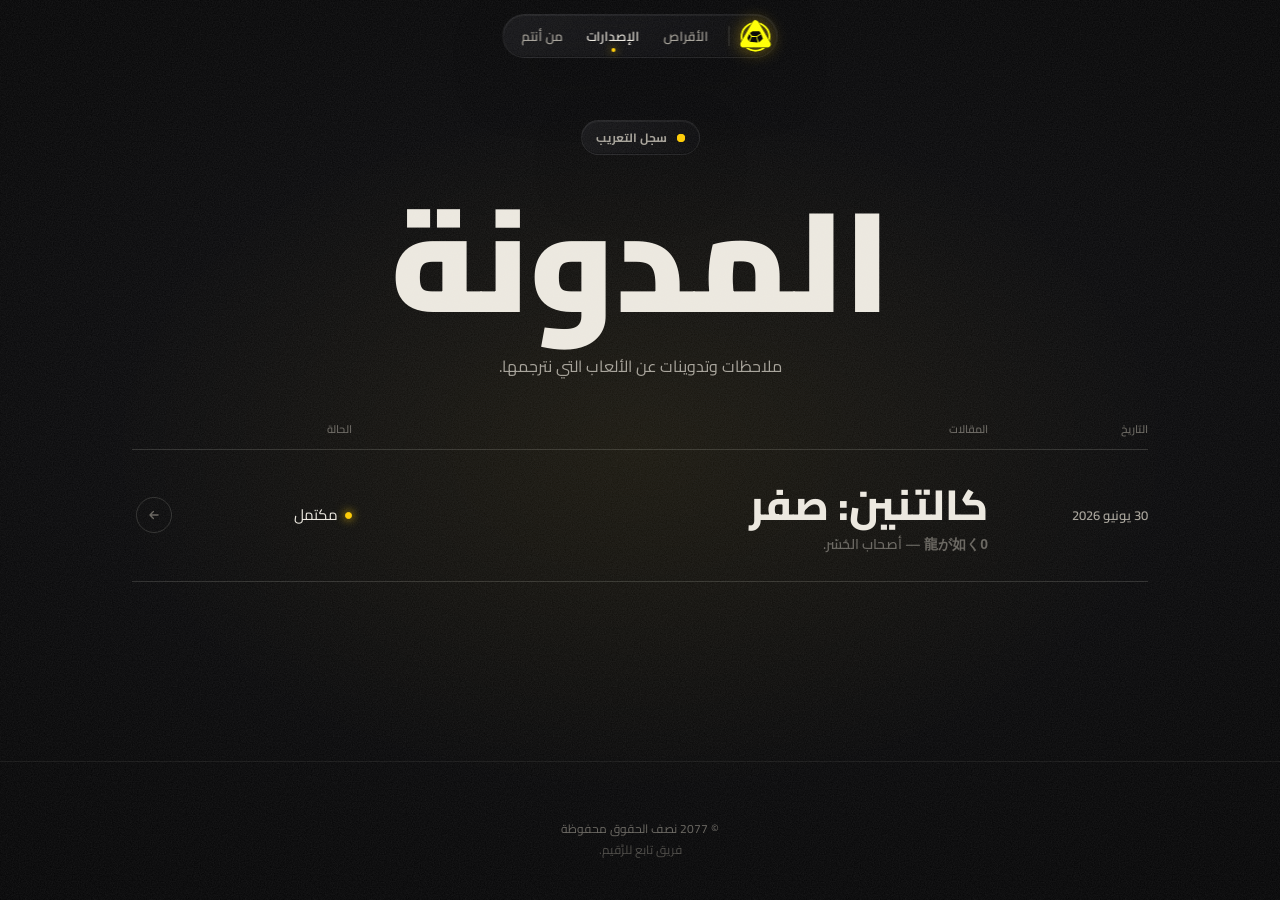
<file: blog/index.html>
<!DOCTYPE html>
<html lang="ar" dir="rtl">
<head>
    <meta charset="UTF-8">
    <meta name="viewport" content="width=device-width, initial-scale=1.0">
    <title>المدونة | الوكر للتعريبات</title>
    <meta name="description" content="ملاحظات وتدوينات عن الألعاب التي نترجمها.">
    <meta name="theme-color" content="#070708">
    <link rel="icon" href="../assets/logo.svg" type="image/svg+xml">
    <link rel="preconnect" href="https://fonts.googleapis.com">
    <link rel="preconnect" href="https://fonts.gstatic.com" crossorigin>
    <link href="https://fonts.googleapis.com/css2?family=Cairo:wght@400;600;700;800;900&display=swap" rel="stylesheet">
    <link rel="stylesheet" href="../assets/wakr.css">
    <script>document.documentElement.classList.add('js');</script>
</head>
<body class="page-blog">

    <div class="ambient"></div>
    <div class="grain"></div>

    <nav class="nav glass" aria-label="الرئيسية">
        <a class="nav__brand" href="../"><img src="../assets/logo.svg" alt="الوكر" width="30" height="30"></a>
        <a class="nav__link" href="../">الأقراص</a>
        <a class="nav__link" href="./" aria-current="page">الإصدارات</a>
        <a class="nav__link" href="../#about">من أنتم</a>
    </nav>

    <main>
        <header class="blog-head">
            <span class="pill glass hero-in"><span class="ping"></span>سجل التعريب</span>
            <h1 class="hero__title"><span class="line"><span style="--d:.1s">المدونة</span></span></h1>
            <p class="hero-in" style="--d:.35s">ملاحظات وتدوينات عن الألعاب التي نترجمها.</p>
        </header>

        <section class="wrap wrap--wide" id="articles" aria-label="المقالات">
            <div class="ledger__head reveal">
                <span>التاريخ</span>
                <span>المقالات</span>
                <span>الحالة</span>
                <span></span>
            </div>

            <ol class="ledger">
                <li class="reveal">
                    <a class="ledger__row" href="zero.html" data-peek="rgg.jpg">
                        <img class="ledger__thumb" src="rgg.jpg" alt="" loading="lazy">
                        <span class="ledger__date">30 يونيو 2026</span>
                        <span class="ledger__title">
                            كالتنين: صفر
                            <small><span lang="ja">龍が如く0</span> — أصحاب الحُسّر.</small>
                        </span>
                        <span class="state state--done">مكتمل</span>
                        <span class="ledger__go" aria-hidden="true"><i class="ico i--left"></i></span>
                    </a>
                </li>
            </ol>
        </section>
    </main>

    <div class="peek glass" aria-hidden="true"><img src="rgg.jpg" alt=""></div>

    <footer class="footer" style="margin-top: clamp(80px, 14vw, 180px)">
        <p>© 2077 نصف الحقوق محفوظة</p>
        <p>فريق تابع للرَّقيم.</p>
    </footer>

    <script src="../assets/wakr.js"></script>
</body>
</html>
</file>
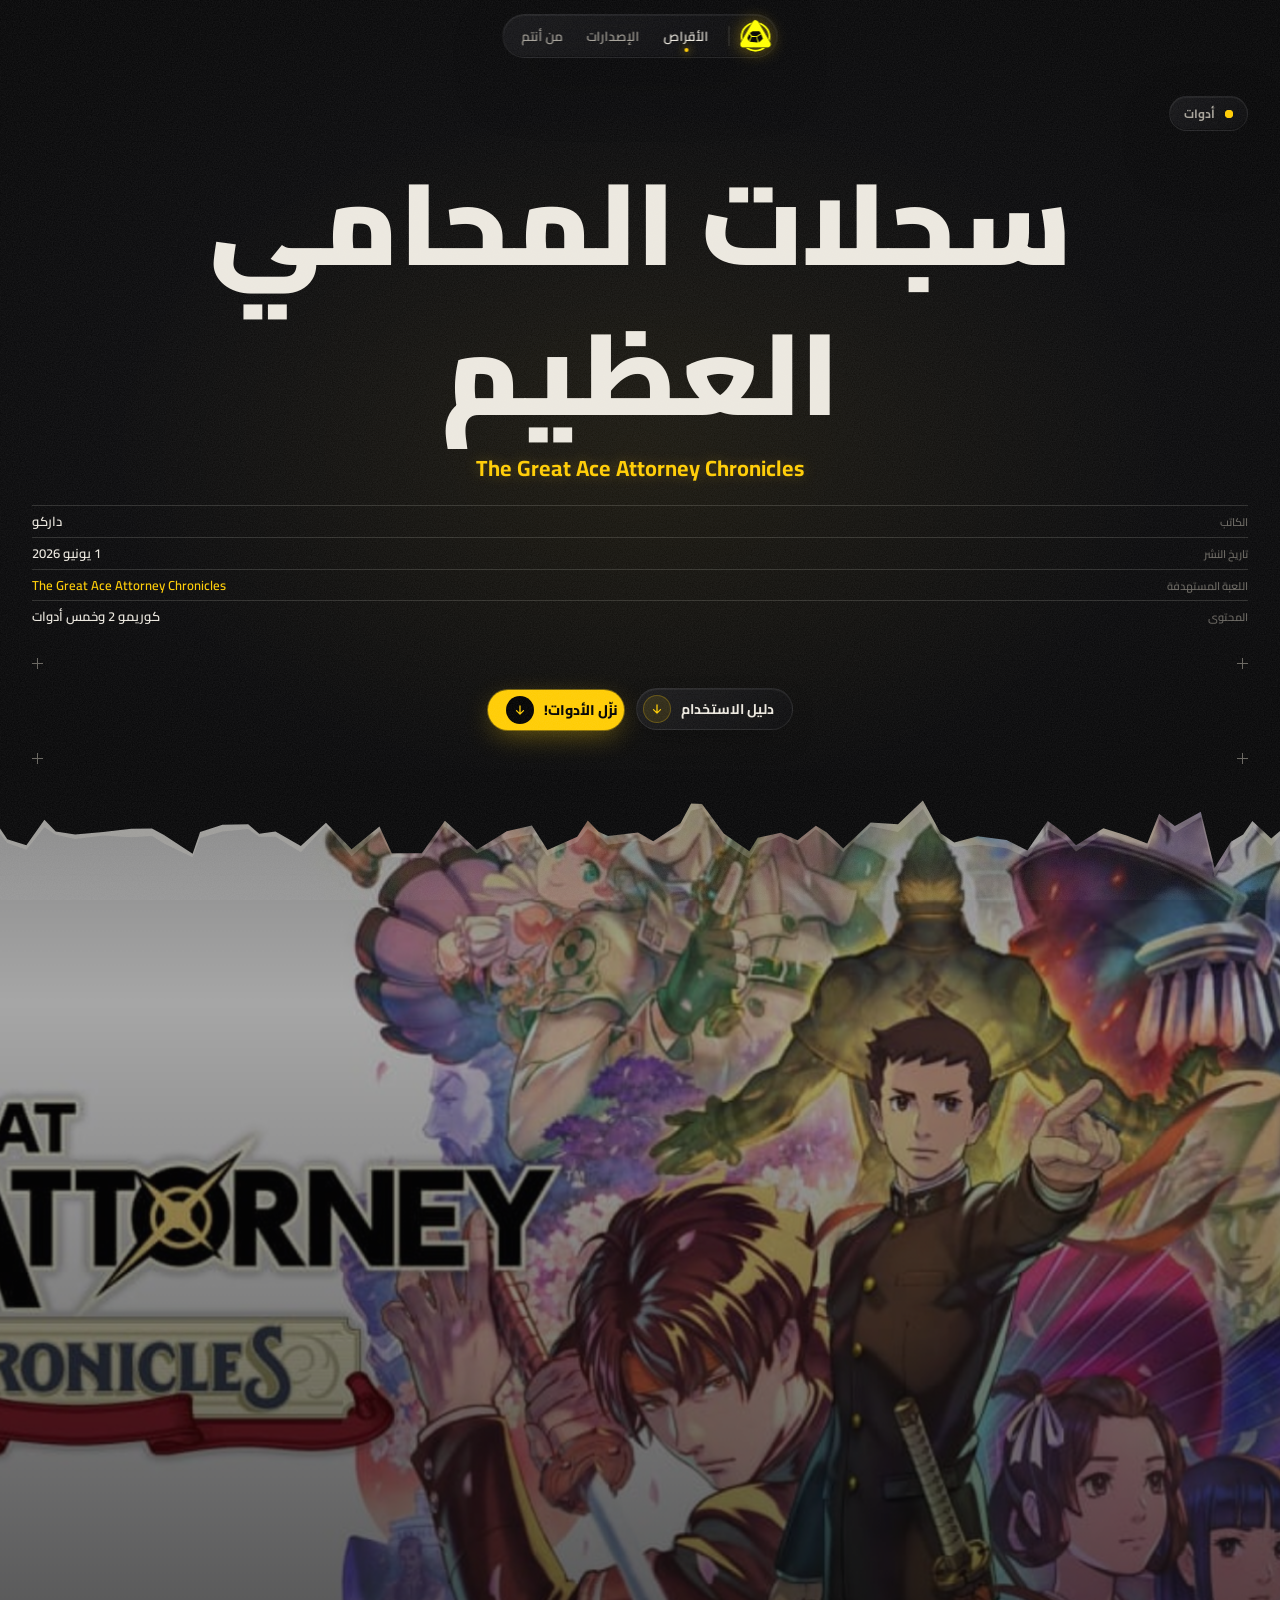
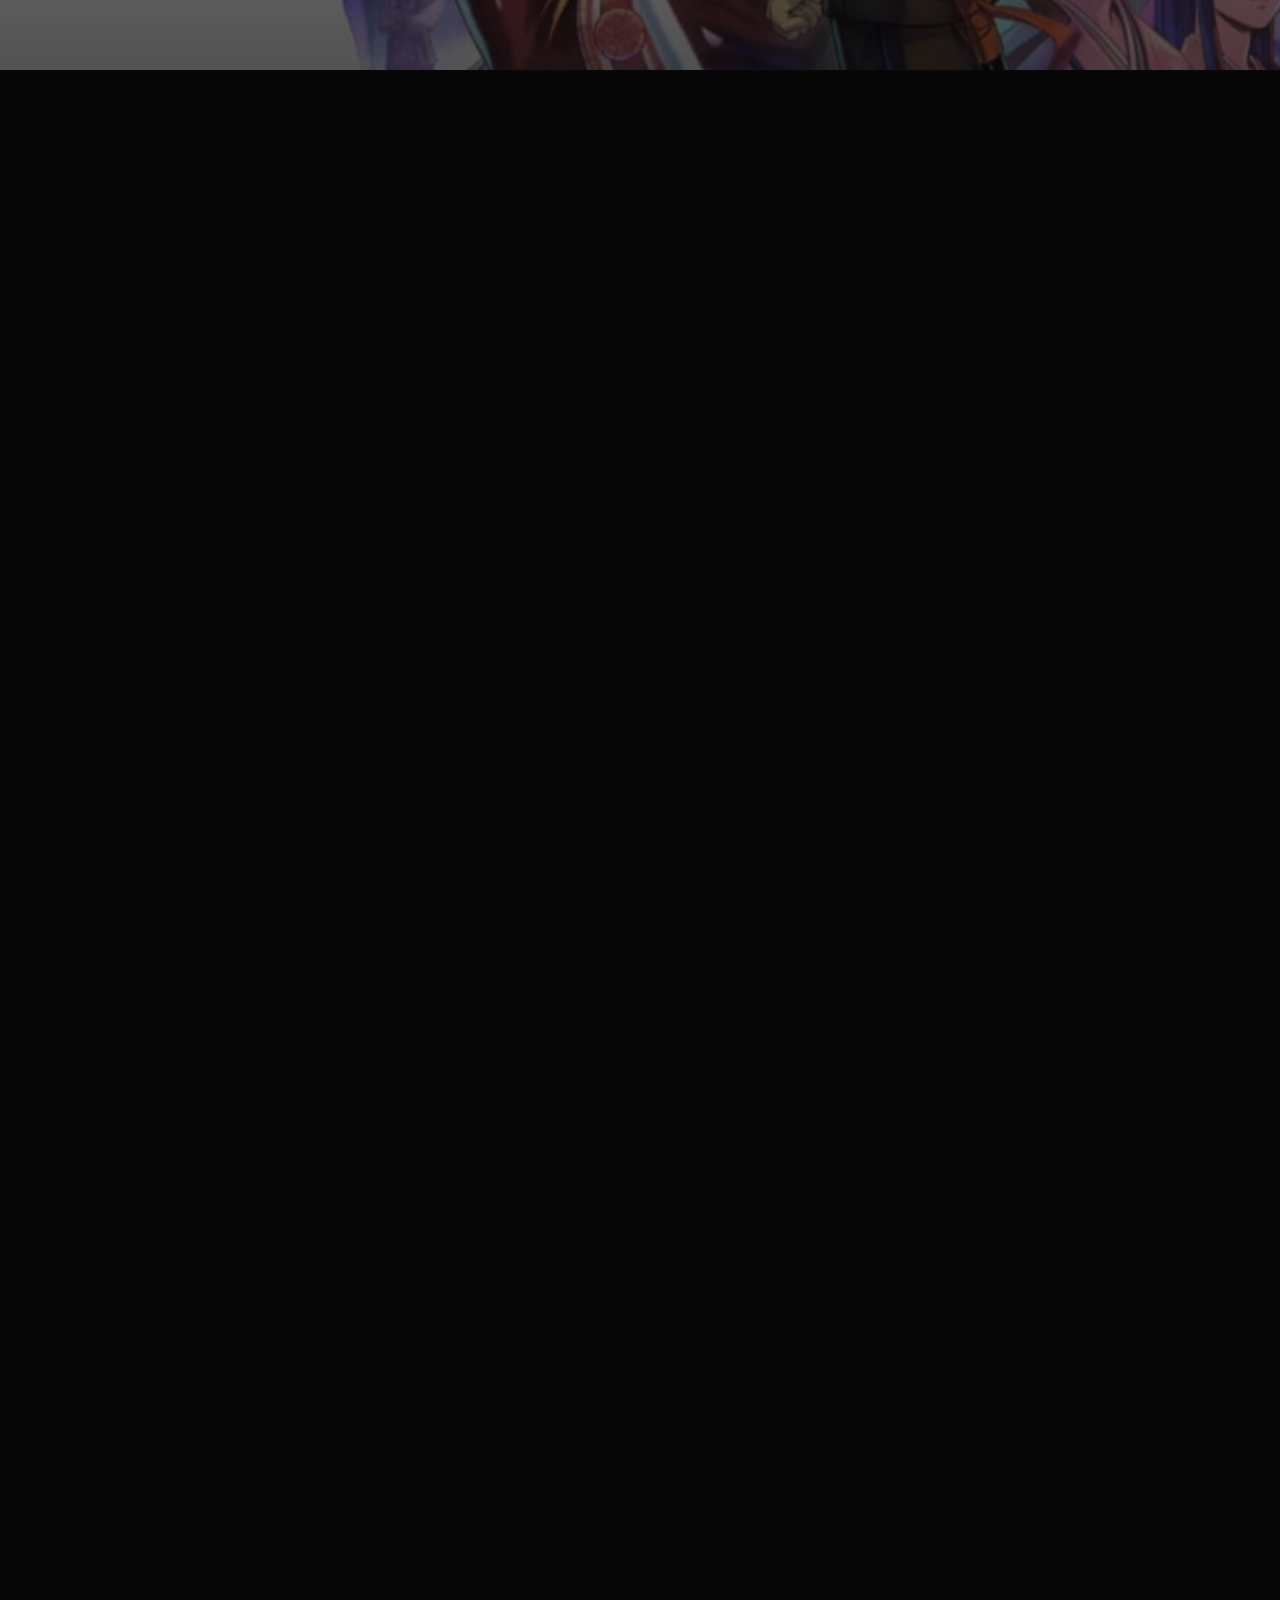
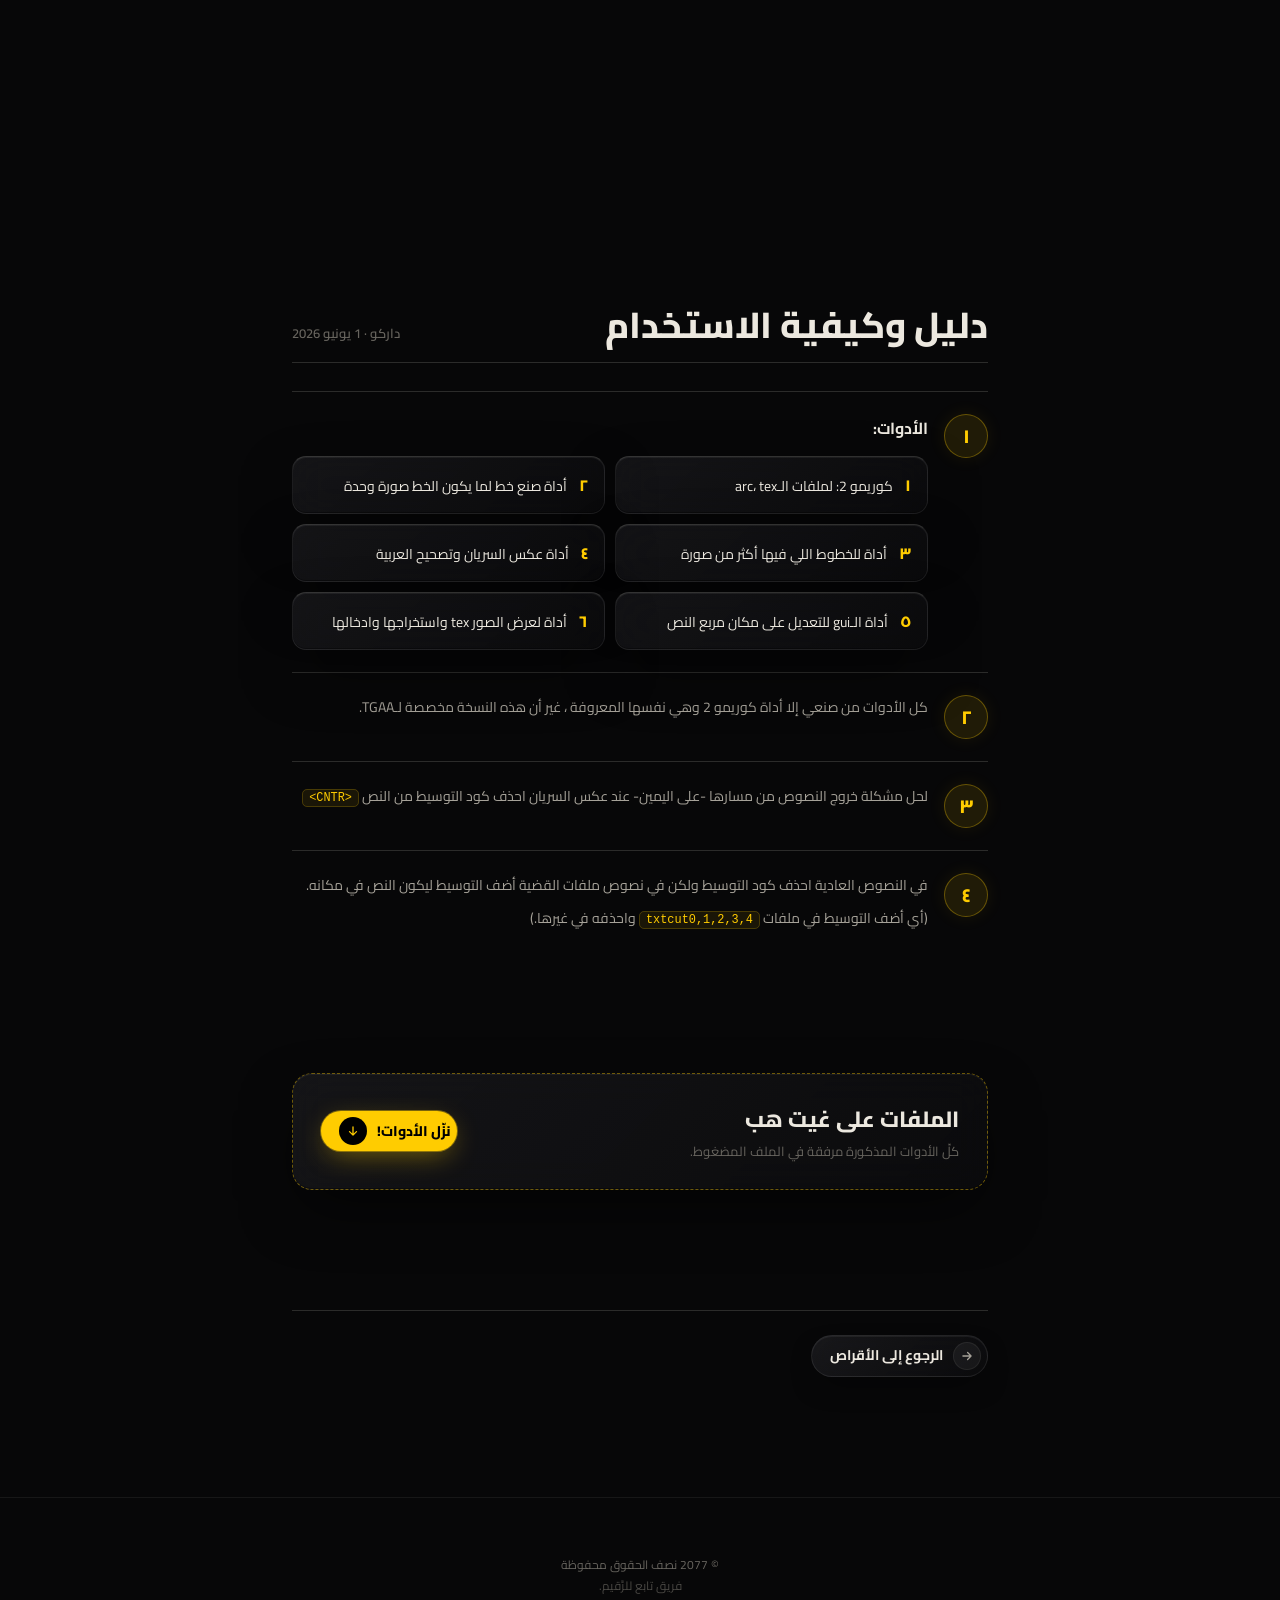
<file: tools/TGAAC/index.html>
<!DOCTYPE html>
<html lang="ar" dir="rtl">
<head>
    <meta charset="UTF-8">
    <meta name="viewport" content="width=device-width, initial-scale=1.0">
    <title>TGAAC Tools</title>
    <meta name="description" content="أدوات تعريب سجلات المحامي العظيم (The Great Ace Attorney Chronicles) من فريق الوكر.">
    <meta name="theme-color" content="#070708">
    <link rel="icon" href="../../assets/logo.svg" type="image/svg+xml">
    <link rel="preconnect" href="https://fonts.googleapis.com">
    <link rel="preconnect" href="https://fonts.gstatic.com" crossorigin>
    <link href="https://fonts.googleapis.com/css2?family=Cairo:wght@400;600;700;800;900&display=swap" rel="stylesheet">
    <link rel="stylesheet" href="../../assets/wakr.css">
    <script>
        document.documentElement.classList.add('js');
        try { if (sessionStorage.getItem('wakr:intro')) document.documentElement.classList.add('has-intro'); } catch (e) {}
    </script>
</head>
<body class="page-detail">

    <div class="ambient"></div>
    <div class="grain"></div>

    <!-- مقدمة عند القدوم من صفحة الأقراص -->
    <div class="intro" id="intro" aria-hidden="true">
        <div class="intro__label"><img src="../../assets/logo.svg" alt="" width="22" height="22"> يُعاد القرص <span class="spin-glyph"></span></div>
        <div class="intro__disc">
            <div data-disc data-art="bg.jpg" data-art-pos="78% 30%" data-rim="سجلات المحامي العظيم  ·  أدوات  ·  الوكر"></div>
        </div>
    </div>

    <nav class="nav glass" aria-label="الرئيسية">
        <a class="nav__brand" href="../../"><img src="../../assets/logo.svg" alt="الوكر" width="30" height="30"></a>
        <a class="nav__link" href="../../#tgaac" aria-current="page">الأقراص</a>
        <a class="nav__link" href="../../blog/">الإصدارات</a>
        <a class="nav__link" href="../../#about">من أنتم</a>
    </nav>

    <header class="hero">
        <span class="pill glass hero-in" style="align-self:flex-start; margin-bottom:18px"><span class="ping"></span>أدوات</span>

        <h1 class="hero__title"><span class="line"><span style="--d:.1s">سجلات المحامي العظيم</span></span></h1>
        <p class="hero__sub hero-in" lang="en" dir="ltr" style="--d:.3s">The Great Ace Attorney Chronicles</p>

        <dl class="rows hero-in" style="--d:.5s">
            <div><dt>الكاتب</dt><dd>داركو</dd></div>
            <div><dt>تاريخ النشر</dt><dd>1 يونيو 2026</dd></div>
            <div><dt>اللعبة المستهدفة</dt><dd lang="en" dir="ltr" style="color:var(--y)">The Great Ace Attorney Chronicles</dd></div>
            <div><dt>المحتوى</dt><dd>كوريمو 2 وخمس أدوات</dd></div>
        </dl>

        <div class="hero__cta hero-in" style="--d:.65s">
            <div class="corners"><i></i><i></i><i></i><i></i></div>
            <a class="btn-ghost" href="#guide">دليل الاستخدام<i class="ico i--down" aria-hidden="true"></i></a>
            <a class="btn" href="https://github.com/arRaqim/alwakr/releases/tag/1.0.0">نزّل الأدوات!<i class="ico i--down" aria-hidden="true"></i></a>
        </div>
    </header>

    <!-- صورة تنكشف من تحت الورق الممزق -->
    <section class="tear" aria-label="الأدوات">
        <div class="tear__sticky">
            <div class="tear__img" style="background-image:url('bg.jpg'); background-position: 80% 20%"></div>
            <div class="tear__lines"></div>
            <a class="tear__cta btn-ghost" href="#guide">دليل الاستخدام<i class="ico i--down" aria-hidden="true"></i></a>
            <div class="tear__edge"></div>
        </div>
    </section>

    <main>
        <div class="wrap">
            <section class="section" id="guide">
                <div class="section__head reveal">
                    <h2>دليل وكيفية الاستخدام</h2>
                    <p>داركو · 1 يونيو 2026</p>
                </div>

                <ol class="steps">
                    <li class="reveal">
                        <span class="steps__n">١</span>
                        <div>
                            <b>الأدوات:</b>
                            <ul class="toolbox" style="margin-top:14px">
                                <li class="glass"><i>١</i><span>كوريمو 2: لملفات الـarc، tex</span></li>
                                <li class="glass"><i>٢</i><span>أداة صنع خط لما يكون الخط صورة وحدة</span></li>
                                <li class="glass"><i>٣</i><span>أداة للخطوط اللي فيها أكثر من صورة</span></li>
                                <li class="glass"><i>٤</i><span>أداة عكس السريان وتصحيح العربية</span></li>
                                <li class="glass"><i>٥</i><span>أداة الـgui للتعديل على مكان مربع النص</span></li>
                                <li class="glass"><i>٦</i><span>أداة لعرض الصور tex واستخراجها وادخالها</span></li>
                            </ul>
                        </div>
                    </li>
                    <li class="reveal">
                        <span class="steps__n">٢</span>
                        <div>
                            <p>كل الأدوات من صنعي إلا أداة كوريمو 2 وهي نفسها المعروفة ، غير أن هذه النسخة مخصصة لـTGAA.</p>
                        </div>
                    </li>
                    <li class="reveal">
                        <span class="steps__n">٣</span>
                        <div>
                            <p>لحل مشكلة خروج النصوص من مسارها -على اليمين- عند عكس السريان احذف كود التوسيط من النص <code>&lt;CNTR&gt;</code></p>
                        </div>
                    </li>
                    <li class="reveal">
                        <span class="steps__n">٤</span>
                        <div>
                            <p>في النصوص العادية احذف كود التوسيط ولكن في نصوص ملفات القضية أضف التوسيط ليكون النص في مكانه.</p>
                            <p style="margin-top:8px">(أي أضف التوسيط في ملفات <code>txtcut0,1,2,3,4</code> واحذفه في غيرها.)</p>
                        </div>
                    </li>
                </ol>
            </section>

            <section class="section" id="download">
                <div class="cta-card glass reveal">
                    <div>
                        <h3>الملفات على غيت هب</h3>
                        <p>كلّ الأدوات المذكورة مرفقة في الملف المضغوط.</p>
                    </div>
                    <a class="btn" href="https://github.com/arRaqim/alwakr/releases/tag/1.0.0">نزّل الأدوات!<i class="ico i--down" aria-hidden="true"></i></a>
                </div>
            </section>

            <div class="endlinks">
                <a class="btn-ghost btn-ghost--back" href="../../#tgaac"><i class="ico i--right" aria-hidden="true"></i>الرجوع إلى الأقراص</a>
            </div>
        </div>
    </main>

    <footer class="footer">
        <p>© 2077 نصف الحقوق محفوظة</p>
        <p>فريق تابع للرَّقيم.</p>
    </footer>

    <script src="../../assets/wakr.js"></script>
</body>
</html>
</file>
<file: assets/wakr.css>
/* ==========================================================
   الوكر — الأنماط المشتركة
   ========================================================== */

:root {
    --bg: #070708;
    --bg-2: #0e0e11;
    --fg: #ece8df;
    --fg-2: #a6a299;
    --fg-3: #67645e;
    --line: rgba(236, 232, 223, .16);
    --line-2: rgba(236, 232, 223, .07);
    --y: #FFCC00;
    --y-2: rgba(255, 204, 0, .16);

    --font: "Cairo", "Segoe UI", Tahoma, system-ui, sans-serif;
    --hand: "Aref Ruqaa", "Cairo", serif;
    --jp: "Noto Sans JP", "Yu Gothic", "Hiragino Sans", "Meiryo", sans-serif;

    --ease: cubic-bezier(.2, .75, .1, 1);
    --ease-io: cubic-bezier(.75, 0, .2, 1);
    --gutter: clamp(16px, 3vw, 32px);

    color-scheme: dark;
}

*, *::before, *::after { box-sizing: border-box; }

html { -webkit-text-size-adjust: 100%; }

body {
    margin: 0;
    min-height: 100vh;
    background: var(--bg);
    color: var(--fg);
    font-family: var(--font);
    font-size: 15px;
    line-height: 1.75;
    -webkit-font-smoothing: antialiased;
    -moz-osx-font-smoothing: grayscale;
    overflow-x: hidden;
}

a { color: inherit; text-decoration: none; }
img { display: block; max-width: 100%; height: auto; }
button { font: inherit; color: inherit; background: none; border: 0; padding: 0; cursor: pointer; }
:lang(ja) { font-family: var(--jp); }

::selection { background: var(--y); color: #000; }

:focus-visible {
    outline: 1px solid var(--y);
    outline-offset: 4px;
    border-radius: 4px;
}

/* الخلفية: إضاءة خافتة وتعتيم الأطراف */
.ambient {
    position: fixed;
    inset: 0;
    z-index: 0;
    pointer-events: none;
    background:
        radial-gradient(60% 55% at 50% 50%, rgba(255, 204, 0, .055), transparent 70%),
        radial-gradient(120% 90% at 50% 45%, var(--bg-2) 0%, var(--bg) 55%, #030304 100%);
}

/* التشويش (Grain) — طبقة متحركة كحبيبات الفيلم */
.grain {
    position: fixed;
    inset: 0;
    z-index: 200;
    overflow: hidden;
    pointer-events: none;
    opacity: .085;
}

.grain::before {
    content: "";
    position: absolute;
    inset: -20%;
    background-image: url("data:image/svg+xml,%3Csvg xmlns='http://www.w3.org/2000/svg' width='220' height='220'%3E%3Cfilter id='n'%3E%3CfeTurbulence type='fractalNoise' baseFrequency='.85' numOctaves='3' stitchTiles='stitch'/%3E%3CfeColorMatrix values='0 0 0 0 1 0 0 0 0 1 0 0 0 0 1 0 0 0 .9 0'/%3E%3C/filter%3E%3Crect width='100%25' height='100%25' filter='url(%23n)'/%3E%3C/svg%3E");
    animation: grain 1.1s steps(6) infinite;
}

@keyframes grain {
    0%   { transform: translate(0, 0); }
    17%  { transform: translate(-4%, 3%); }
    33%  { transform: translate(3%, -5%); }
    50%  { transform: translate(-6%, -2%); }
    67%  { transform: translate(5%, 4%); }
    83%  { transform: translate(-2%, 6%); }
    100% { transform: translate(0, 0); }
}

/* التأثير الزجاجي */
.glass {
    background:
        linear-gradient(135deg, rgba(34, 34, 38, .52) 0%, rgba(12, 12, 14, .74) 100%);
    border: 1px solid rgba(255, 255, 255, .075);
    box-shadow:
        inset 0 1px 0 rgba(255, 255, 255, .06),
        inset 0 -1px 0 rgba(0, 0, 0, .35),
        0 24px 60px -12px rgba(0, 0, 0, .6);
    -webkit-backdrop-filter: blur(18px) saturate(150%);
    backdrop-filter: blur(18px) saturate(150%);
}

.glass-hover {
    transition: border-color .35s var(--ease), box-shadow .35s var(--ease), transform .35s var(--ease);
}

.glass-hover:hover {
    border-color: rgba(255, 204, 0, .38);
    box-shadow:
        inset 0 1px 0 rgba(255, 255, 255, .07),
        0 0 0 1px rgba(255, 204, 0, .08),
        0 0 34px rgba(255, 204, 0, .13),
        0 24px 60px -12px rgba(0, 0, 0, .6);
    transform: translateY(-2px);
}

/* ==========================================================
   الشريط العلوي
   ========================================================== */

.nav {
    position: fixed;
    top: 14px;
    left: 50%;
    z-index: 60;
    display: flex;
    align-items: center;
    gap: 4px;
    max-width: calc(100vw - 24px);
    padding: 5px 5px 5px 8px;
    border-radius: 999px;
    transform: translateX(-50%);
    font-size: 13px;
    font-weight: 600;
    white-space: nowrap;
}

/* الشعار وحده، يليه فاصل رأسي قصير في المنتصف */
.nav__brand {
    display: flex;
    align-items: center;
    gap: 10px;
    flex-shrink: 0;
    margin-left: 6px;
}

.nav__brand::after {
    content: "";
    width: 1px;
    height: 20px;
    background: var(--line);
}

.nav__brand img {
    flex-shrink: 0;
    width: 32px;
    height: 32px;
    max-width: none;
    filter: drop-shadow(0 0 8px rgba(255, 204, 0, .45));
    transition: transform .6s var(--ease);
}

.nav__brand:hover img { transform: rotate(-120deg); }

.nav__link {
    position: relative;
    display: inline-flex;
    align-items: center;
    gap: 4px;
    padding: 4px 10px;
    border-radius: 999px;
    color: var(--fg-2);
    transition: color .25s, background-color .25s;
}

.nav__link:hover { color: var(--fg); background: rgba(255, 255, 255, .04); }

.nav__link[aria-current="page"] { color: var(--fg); }

.nav__link[aria-current="page"]::after {
    content: "";
    position: absolute;
    bottom: -1px;
    left: 50%;
    width: 4px;
    height: 4px;
    margin-left: -2px;
    border-radius: 50%;
    background: var(--y);
    box-shadow: 0 0 8px var(--y);
}

.nav__link .ico { --is: 11px; width: 14px; height: 14px; }
.nav__link[aria-expanded="true"] .ico { transform: rotate(180deg); }

/* قائمة الفهرس المنسدلة */
.dropdown {
    position: fixed;
    top: 66px;
    left: 50%;
    z-index: 59;
    width: min(420px, calc(100vw - 32px));
    padding: 10px;
    border-radius: 18px;
    transform: translate(-50%, -8px);
    opacity: 0;
    visibility: hidden;
    transition: opacity .3s var(--ease), transform .3s var(--ease), visibility 0s .3s;
}

.dropdown.is-open {
    opacity: 1;
    visibility: visible;
    transform: translate(-50%, 0);
    transition: opacity .3s var(--ease), transform .3s var(--ease);
}

.dropdown__group {
    padding: 8px 10px 4px;
    font-size: 11px;
    font-weight: 600;
    color: var(--fg-3);
}

.dropdown__item {
    display: grid;
    grid-template-columns: 28px 1fr auto;
    align-items: center;
    gap: 10px;
    width: 100%;
    padding: 8px 10px;
    border-radius: 10px;
    text-align: right;
    transition: background-color .2s;
}

.dropdown__item:hover, .dropdown__item:focus-visible { background: rgba(255, 255, 255, .05); }
.dropdown__item:hover .dropdown__title { color: var(--y); }

.dropdown__num { font-size: 13px; color: var(--fg-3); }
.dropdown__title { font-size: 16px; font-weight: 700; line-height: 1.4; transition: color .2s; }
.dropdown__state { font-size: 11px; color: var(--fg-3); }

/* ==========================================================
   القرص (ثلاثي الأبعاد بـCSS)
   ========================================================== */

.disc {
    --size: 300px;
    --hole: radial-gradient(circle closest-side, transparent 12.4%, #000 calc(12.4% + 1px));
    --label: radial-gradient(circle closest-side, transparent 20.6%, #000 calc(20.6% + 1px), #000 98.2%, transparent calc(98.2% + 1px));
    --t: calc(var(--size) * .0042);
    position: relative;
    width: var(--size);
    height: var(--size);
    transform-style: preserve-3d;
}

.disc__body {
    position: absolute;
    inset: 0;
    transform-style: preserve-3d;
    transform: rotateX(var(--rx, 0deg)) rotateY(var(--ry, 0deg)) rotateZ(var(--rz, 0deg));
}

.disc__body > * {
    position: absolute;
    inset: 0;
    border-radius: 50%;
    -webkit-mask: var(--hole);
    mask: var(--hole);
}

/* سمك القرص: طبقات متتالية خلف الوجه */
.disc__edge {
    background: radial-gradient(circle closest-side, #2b2b30 12.4%, #6f6f77 14%, #8d8d95 50%, #c4c4cb 96%, #ededf0 100%);
    transform: translateZ(calc(var(--z) * var(--t) * -1));
}

/* الوجه الأمامي يختفي حين ينقلب القرص */
.disc__plate, .disc__face, .disc__gloss, .disc__hub {
    -webkit-backface-visibility: hidden;
    backface-visibility: hidden;
}

.disc__plate {
    background: #d9d9de;
    transform: translateZ(0);
}

.disc__face {
    overflow: hidden;
    -webkit-mask: var(--label);
    mask: var(--label);
    transform: translateZ(.2px) rotate(var(--spin, 0deg));
    will-change: transform;
}

.disc__art {
    position: absolute;
    inset: 0;
    background-size: cover;
    background-position: center;
}

.disc--print .disc__art { filter: contrast(1.08) brightness(.92); }

.disc__logo {
    position: absolute;
    left: 50%;
    top: 74%;
    width: 38%;
    transform: translate(-50%, -50%);
    filter: drop-shadow(0 2px 6px rgba(0, 0, 0, .35));
}

.disc__title {
    position: absolute;
    left: 50%;
    top: 29%;
    transform: translate(-50%, -50%);
    font-weight: 900;
    font-size: calc(var(--size) * .08);
    line-height: 1;
    white-space: nowrap;
    color: #fff;
    text-shadow: 0 2px 10px rgba(0, 0, 0, .55);
}

.disc__ink {
    position: absolute;
    left: 50%;
    top: 70%;
    transform: translate(-50%, -50%) rotate(-7deg);
    font-family: var(--hand);
    font-weight: 700;
    font-size: calc(var(--size) * .12);
    line-height: 1.2;
    white-space: nowrap;
    color: #15120a;
}

.disc__ink--2 {
    top: 31%;
    font-size: calc(var(--size) * .062);
    font-weight: 400;
    transform: translate(-50%, -50%) rotate(4deg);
    opacity: .85;
}

.disc__rim {
    position: absolute;
    inset: 0;
    width: 100%;
    height: 100%;
    font-family: var(--font);
    font-weight: 600;
    fill: rgba(255, 255, 255, .9);
    stroke: rgba(0, 0, 0, .5);
    stroke-width: .35px;
    paint-order: stroke;
}

/* انعكاس الضوء: ثابت لا يدور مع القرص */
.disc__gloss {
    transform: translateZ(.4px);
    background:
        linear-gradient(var(--light, 125deg), rgba(255, 255, 255, .26) 0%, rgba(255, 255, 255, .04) 30%, rgba(0, 0, 0, 0) 52%, rgba(0, 0, 0, .34) 100%),
        conic-gradient(from var(--sheen, 200deg), transparent 0deg, rgba(255, 255, 255, .13) 22deg, transparent 50deg, transparent 180deg, rgba(255, 255, 255, .08) 205deg, transparent 232deg);
}

/* المحور الشفاف والحافة الفضية */
.disc__hub {
    --rings: radial-gradient(circle closest-side,
        transparent 12.4%,
        rgba(30, 30, 34, .9) 12.6%, rgba(30, 30, 34, .9) 13.2%,
        rgba(214, 214, 220, .5) 13.6%, rgba(240, 240, 244, .32) 16.4%,
        rgba(96, 96, 104, .75) 16.8%, rgba(96, 96, 104, .75) 17.3%,
        rgba(232, 232, 236, .78) 17.8%, rgba(190, 190, 198, .62) 20.2%,
        rgba(0, 0, 0, .45) 20.6%, transparent 21.6%,
        transparent 97.6%,
        rgba(0, 0, 0, .35) 98%, rgba(226, 226, 232, .85) 98.6%, rgba(160, 160, 168, .9) 100%);
    transform: translateZ(.6px);
    background: var(--rings);
}

/* الوجه الخلفي: وجه البيانات كما في الأقراص الحقيقية
   (محور شفاف، شريط مرآة، منطقة البيانات، مسارات دقيقة، ولمعان معدني ثابت) */
.disc__back {
    --metal: #7d838b, #d9dde2 7%, #8f959d 14%, #4f545b 27%, #a3a9b0 38%, #e9ecef 45%, #8b9198 53%, #555a61 66%, #b9bec4 78%, #f1f3f5 84%, #8a9097 91%, #7d838b;
    -webkit-backface-visibility: hidden;
    backface-visibility: hidden;
    transform: translateZ(calc(var(--t) * -4)) rotateY(180deg);
    background:
        radial-gradient(circle closest-side,
            transparent 12.4%,
            rgba(30, 30, 34, .95) 12.6%, rgba(30, 30, 34, .95) 13.2%,
            rgba(200, 200, 206, .5) 13.6%, rgba(232, 232, 236, .3) 16.4%,
            rgba(96, 96, 104, .8) 16.8%, rgba(96, 96, 104, .8) 17.3%,
            rgba(214, 214, 220, .6) 17.8%, rgba(170, 170, 178, .5) 20.6%,
            transparent 21%),
        radial-gradient(circle closest-side,
            transparent 21%,
            rgba(255, 255, 255, .24) 21.5%, rgba(255, 255, 255, .1) 23.5%,
            rgba(0, 0, 0, .14) 24.5%, rgba(0, 0, 0, .2) 70%,
            rgba(0, 0, 0, .04) 71.5%, rgba(255, 255, 255, .07) 72.5%, transparent 74%,
            transparent 97.6%, rgba(226, 226, 232, .85) 98.6%, rgba(160, 160, 168, .9) 100%),
        repeating-radial-gradient(circle closest-side, rgba(255, 255, 255, .035) 0 1px, transparent 1px 2.5px),
        conic-gradient(from var(--sheen, 200deg), var(--metal));
}

.disc--gold .disc__back {
    --metal: #a89a52, #e3d99a 8%, #8a7c3c 18%, #6b5f2a 30%, #c4b670 42%, #efe6b0 48%, #9c8e4a 58%, #6e622d 70%, #cfc17e 82%, #a89a52;
}

.disc--black .disc__back {
    --metal: #121315, #3a3c41 8%, #16171a 18%, #0a0a0b 32%, #2d2f33 45%, #4a4d52 50%, #1a1b1e 62%, #0b0b0c 75%, #34363a 86%, #121315;
}

/* أقراص CD-R غير المكتملة */
.disc--gold .disc__plate {
    background:
        repeating-radial-gradient(circle closest-side, rgba(255, 255, 255, .05) 0 1px, transparent 1px 3px),
        conic-gradient(from calc(var(--sheen, 200deg) + 10deg), #a77d16, #f7d977 12%, #c29a2b 24%, #8b6612 38%, #f2cf63 52%, #b48a22 64%, #fbe49a 78%, #9a7417 90%, #a77d16);
}

.disc--black .disc__plate {
    background:
        repeating-radial-gradient(circle closest-side, rgba(255, 255, 255, .025) 0 1px, transparent 1px 3px),
        conic-gradient(from var(--sheen, 200deg), #0b0b0d, #2c2c33 14%, #0e0e10 30%, #050506 48%, #26262c 62%, #0b0b0d 80%, #1d1d22 92%, #0b0b0d);
}

.disc--black .disc__ink { color: var(--y); text-shadow: 0 0 1px rgba(255, 204, 0, .4); }
.disc--gold .disc__rim { fill: rgba(30, 22, 4, .75); stroke: none; }
.disc--black .disc__rim { fill: rgba(255, 204, 0, .6); stroke: none; }

.disc.is-nope { animation: nope .6s var(--ease); }

@keyframes nope {
    15% { transform: translateX(-14px); }
    35% { transform: translateX(11px); }
    55% { transform: translateX(-7px); }
    75% { transform: translateX(4px); }
}

@keyframes discspin { to { transform: translateZ(.2px) rotate(360deg); } }

/* قرص صغير مسطح (للبطاقات) */
.minidisc {
    --s: 120px;
    position: relative;
    width: var(--s);
    height: var(--s);
    border-radius: 50%;
    background:
        radial-gradient(circle closest-side, transparent 12%, rgba(40, 40, 44, .95) 12.5% 13.5%, rgba(220, 220, 226, .55) 14% 20%, rgba(0, 0, 0, .4) 20.5%, transparent 21.5%, transparent 97%, rgba(230, 230, 236, .9) 98.5%),
        repeating-radial-gradient(circle closest-side, rgba(255, 255, 255, .04) 0 1px, transparent 1px 2.5px),
        conic-gradient(from 30deg, #7d838b, #d9dde2 7%, #8f959d 14%, #4f545b 27%, #a3a9b0 38%, #e9ecef 45%, #8b9198 53%, #555a61 66%, #b9bec4 78%, #f1f3f5 84%, #8a9097 91%, #7d838b);
    -webkit-mask: radial-gradient(circle closest-side, transparent 12%, #000 calc(12% + 1px));
    mask: radial-gradient(circle closest-side, transparent 12%, #000 calc(12% + 1px));
}

/* ==========================================================
   الأيقونات: رسم خطي موحّد (سماكة واحدة وأطراف مستديرة)
   ========================================================== */

.ico {
    --is: 14px;
    position: relative;
    display: inline-grid;
    place-items: center;
    flex-shrink: 0;
    width: 28px;
    height: 28px;
    border-radius: 50%;
    font-style: normal;
    transition: background-color .3s, border-color .3s, color .3s, transform .4s var(--ease);
}

.ico::before {
    content: "";
    width: var(--is);
    height: var(--is);
    background: currentColor;
    -webkit-mask: var(--m) center / contain no-repeat;
    mask: var(--m) center / contain no-repeat;
}

.i--left  { --m: url("data:image/svg+xml,%3Csvg xmlns='http://www.w3.org/2000/svg' viewBox='0 0 24 24' fill='none' stroke='%23000' stroke-width='2.2' stroke-linecap='round' stroke-linejoin='round'%3E%3Cpath d='M19 12H5M11 6l-6 6 6 6'/%3E%3C/svg%3E"); }
.i--right { --m: url("data:image/svg+xml,%3Csvg xmlns='http://www.w3.org/2000/svg' viewBox='0 0 24 24' fill='none' stroke='%23000' stroke-width='2.2' stroke-linecap='round' stroke-linejoin='round'%3E%3Cpath d='M5 12h14M13 6l6 6-6 6'/%3E%3C/svg%3E"); }
.i--down  { --m: url("data:image/svg+xml,%3Csvg xmlns='http://www.w3.org/2000/svg' viewBox='0 0 24 24' fill='none' stroke='%23000' stroke-width='2.2' stroke-linecap='round' stroke-linejoin='round'%3E%3Cpath d='M12 5v14M6 13l6 6 6-6'/%3E%3C/svg%3E"); }
.i--out   { --m: url("data:image/svg+xml,%3Csvg xmlns='http://www.w3.org/2000/svg' viewBox='0 0 24 24' fill='none' stroke='%23000' stroke-width='2.2' stroke-linecap='round' stroke-linejoin='round'%3E%3Cpath d='M7 17 17 7M9 7h8v8'/%3E%3C/svg%3E"); }
.i--x     { --m: url("data:image/svg+xml,%3Csvg xmlns='http://www.w3.org/2000/svg' viewBox='0 0 24 24' fill='none' stroke='%23000' stroke-width='2.2' stroke-linecap='round' stroke-linejoin='round'%3E%3Cpath d='M6 6l12 12M18 6 6 18'/%3E%3C/svg%3E"); }
.i--chev  { --m: url("data:image/svg+xml,%3Csvg xmlns='http://www.w3.org/2000/svg' viewBox='0 0 24 24' fill='none' stroke='%23000' stroke-width='2.6' stroke-linecap='round' stroke-linejoin='round'%3E%3Cpath d='m6 9 6 6 6-6'/%3E%3C/svg%3E"); }
.i--play  { --m: url("data:image/svg+xml,%3Csvg xmlns='http://www.w3.org/2000/svg' viewBox='0 0 24 24'%3E%3Cpath d='M8 5.8v12.4a1 1 0 0 0 1.5.86l10.2-6.2a1 1 0 0 0 0-1.72L9.5 4.94A1 1 0 0 0 8 5.8z'/%3E%3C/svg%3E"); --is: 12px; }

/* حركة السهم عند التمرير، كلٌّ في اتجاهه */
a:hover > .i--left, button:hover > .i--left, .sleeve:hover .i--left, .extra:hover .i--left { transform: translateX(-3px); }
a:hover > .i--right, button:hover > .i--right { transform: translateX(3px); }
a:hover > .i--down { transform: translateY(2px); }
a:hover > .i--out { transform: translate(2px, -2px); }

/* ==========================================================
   الأزرار
   ========================================================== */

/* الزر الزجاجي */
.btn-ghost {
    display: inline-flex;
    align-items: center;
    gap: 10px;
    padding: 6px 18px 6px 6px;
    border-radius: 999px;
    background: linear-gradient(135deg, rgba(38, 38, 42, .55) 0%, rgba(12, 12, 14, .78) 100%);
    border: 1px solid rgba(255, 255, 255, .09);
    box-shadow: inset 0 1px 0 rgba(255, 255, 255, .06), 0 12px 30px -12px rgba(0, 0, 0, .7);
    -webkit-backdrop-filter: blur(16px) saturate(150%);
    backdrop-filter: blur(16px) saturate(150%);
    font-size: 14px;
    font-weight: 700;
    line-height: 1.5;
    color: var(--fg);
    white-space: nowrap;
    transition: color .3s, border-color .3s, box-shadow .35s var(--ease), transform .35s var(--ease);
}

.btn-ghost .ico {
    background: rgba(255, 204, 0, .1);
    border: 1px solid rgba(255, 204, 0, .25);
    color: var(--y);
}

.btn-ghost:hover {
    color: var(--y);
    border-color: rgba(255, 204, 0, .4);
    box-shadow: inset 0 1px 0 rgba(255, 255, 255, .07), 0 0 28px rgba(255, 204, 0, .14), 0 12px 30px -12px rgba(0, 0, 0, .7);
    transform: translateY(-1px);
}

.btn-ghost:hover .ico { background: var(--y); border-color: var(--y); color: #000; }

/* زر الرجوع: الأيقونة في البداية وبلون هادئ */
.btn-ghost--back { padding: 6px 6px 6px 18px; }

.btn-ghost--back .ico {
    background: rgba(255, 255, 255, .05);
    border-color: var(--line-2);
    color: var(--fg-2);
}

.btn-ghost--sm { gap: 8px; padding: 4px 12px 4px 4px; font-size: 12px; }
.btn-ghost--back.btn-ghost--sm { padding: 4px 4px 4px 12px; }

/* الزر الأصفر */
.btn {
    display: inline-flex;
    align-items: center;
    justify-content: center;
    gap: 10px;
    padding: 11px 22px;
    border-radius: 999px;
    background: var(--y);
    color: #000;
    font-weight: 800;
    font-size: 14px;
    line-height: 1.5;
    white-space: nowrap;
    box-shadow: 0 0 0 1px rgba(255, 204, 0, .4), 0 8px 28px -6px rgba(255, 204, 0, .45);
    transition: transform .3s var(--ease), box-shadow .3s var(--ease);
}

.btn:has(> .ico:last-child) { padding: 6px 18px 6px 6px; }
.btn:has(> .ico:first-child) { padding: 6px 6px 6px 18px; }
.btn .ico { background: #000; color: var(--y); }

.btn:hover {
    transform: translateY(-2px);
    box-shadow: 0 0 0 1px rgba(255, 204, 0, .6), 0 12px 38px -6px rgba(255, 204, 0, .6);
}

.btn--sm { gap: 8px; padding: 6px 14px; font-size: 13px; }
.btn--sm:has(> .ico:last-child) { padding: 4px 12px 4px 4px; }

.btn--sm .ico, .btn-ghost--sm .ico { --is: 12px; width: 22px; height: 22px; }
/* ==========================================================
   عناصر مشتركة
   ========================================================== */

.label {
    font-size: 11px;
    font-weight: 600;
    color: var(--fg-3);
}

.rows { margin: 0; }

.rows > div {
    display: flex;
    justify-content: space-between;
    align-items: baseline;
    gap: 16px;
    padding: 4px 0;
    border-top: 1px solid var(--line);
    font-size: 13px;
    font-weight: 600;
}

.rows dt { font-size: 11px; font-weight: 600; color: var(--fg-3); flex-shrink: 0; }
.rows dd { margin: 0; text-align: left; color: var(--fg); }

.state {
    display: inline-flex;
    align-items: center;
    gap: 7px;
}

.state::before {
    content: "";
    width: 7px;
    height: 7px;
    border-radius: 50%;
    border: 1px solid var(--fg-3);
}

.state--done::before {
    border-color: var(--y);
    background: var(--y);
    box-shadow: 0 0 10px var(--y);
}

.ping {
    position: relative;
    width: 8px;
    height: 8px;
    flex-shrink: 0;
}

.ping::before, .ping::after {
    content: "";
    position: absolute;
    inset: 0;
    border-radius: 50%;
    background: var(--y);
}

.ping::before { animation: ping 1.6s cubic-bezier(0, 0, .2, 1) infinite; }

@keyframes ping {
    75%, 100% { transform: scale(2.4); opacity: 0; }
}

.pill {
    display: inline-flex;
    align-items: center;
    gap: 10px;
    padding: 6px 14px;
    border-radius: 999px;
    font-size: 12px;
    font-weight: 700;
    color: var(--fg-2);
}

.spin-glyph {
    display: inline-block;
    width: 10px;
    height: 10px;
    border: 1px solid currentColor;
    border-top-color: transparent;
    border-radius: 50%;
    animation: spin .8s linear infinite;
    vertical-align: middle;
}

@keyframes spin { to { transform: rotate(360deg); } }

/* ظهور العناصر عند التمرير */
.js .reveal {
    opacity: 0;
    transform: translateY(24px);
    transition: opacity .9s var(--ease), transform .9s var(--ease);
    transition-delay: var(--d, 0s);
}

.js .reveal.is-in { opacity: 1; transform: none; }

/* علامات + في الزوايا */
.corners { position: absolute; inset: 0; pointer-events: none; }

.corners i {
    position: absolute;
    width: 11px;
    height: 11px;
}

.corners i::before, .corners i::after {
    content: "";
    position: absolute;
    background: var(--fg-3);
}

.corners i::before { left: 5px; top: 0; width: 1px; height: 11px; }
.corners i::after { top: 5px; left: 0; height: 1px; width: 11px; }
.corners i:nth-child(1) { top: 0; right: 0; }
.corners i:nth-child(2) { top: 0; left: 0; }
.corners i:nth-child(3) { bottom: 0; right: 0; }
.corners i:nth-child(4) { bottom: 0; left: 0; }

/* التذييل */
.footer {
    position: relative;
    z-index: 2;
    padding: 56px var(--gutter) 40px;
    border-top: 1px solid var(--line-2);
    text-align: center;
    font-size: 12px;
    color: var(--fg-3);
}

.footer p { margin: 0; }
.footer p + p { color: #4a4844; }

/* ==========================================================
   الصفحة الرئيسية: معرض الأقراص
   ========================================================== */

.page-home { overflow: hidden; height: 100vh; height: 100dvh; }

.scene {
    position: fixed;
    inset: 0;
    z-index: 5;
    touch-action: none;
    cursor: grab;
    user-select: none;
    -webkit-user-select: none;
}

.scene.is-dragging { cursor: grabbing; }

.slot {
    position: absolute;
    left: 50%;
    top: 50%;
    width: var(--size);
    height: var(--size);
    margin: calc(var(--size) / -2) 0 0 calc(var(--size) / -2);
    perspective: calc(var(--size) * 3.4);
    -webkit-tap-highlight-color: transparent;
    cursor: grab;
}

.scene.is-dragging .slot { cursor: grabbing; }

.slot .disc { --size: inherit; --rx: 18deg; --ry: 0deg; --rz: 0deg; width: 100%; height: 100%; }
.slot:focus-visible { outline: none; }

.slot:focus-visible::after {
    content: "";
    position: absolute;
    inset: -5%;
    border-radius: 50%;
    border: 1px solid rgba(255, 204, 0, .55);
    pointer-events: none;
}

/* لوحة معلومات القرص النشط */
.info {
    position: fixed;
    top: 16px;
    right: 16px;
    z-index: 40;
    width: 300px;
    padding: 16px 18px 14px;
    border-radius: 20px;
}

.info__count {
    display: flex;
    justify-content: space-between;
    align-items: center;
    margin-bottom: 6px;
    font-size: 11px;
    font-weight: 600;
    color: var(--fg-3);
}

.info__steps { display: inline-flex; align-items: center; gap: 8px; }
.info__steps button { display: none; }

.info__title {
    margin: 0;
    font-weight: 800;
    font-size: 26px;
    line-height: 1.4;
    color: var(--fg);
}

.info__sub {
    margin: 0 0 10px;
    font-size: 14px;
    font-weight: 600;
    color: var(--y);
    min-height: 1.4em;
}

.info__sub[dir="ltr"] { text-align: right; }

.info__cta {
    display: flex;
    align-items: center;
    justify-content: space-between;
    gap: 10px;
    margin-top: 12px;
    padding-top: 12px;
    border-top: 1px solid var(--line);
    font-size: 12px;
    color: var(--fg-3);
}

.info__tip { display: none; }

.swap { transition: opacity .28s var(--ease), transform .45s var(--ease), filter .45s var(--ease); }
.swap.is-out { opacity: 0; transform: translateY(-6px); filter: blur(4px); transition-duration: .18s; }

/* اسم القرص النشط تحته */
.disc-name {
    position: fixed;
    top: calc(50% + var(--size, 300px) * .5 + 22px);
    left: 50%;
    z-index: 30;
    margin: 0;
    font-size: clamp(18px, 1.8vw, 24px);
    font-weight: 800;
    line-height: 1.4;
    white-space: nowrap;
    color: var(--fg);
    translate: -50% 0;
    pointer-events: none;
}

/* أزرار التنقل */
.controls {
    position: fixed;
    bottom: 20px;
    left: 16px;
    z-index: 30;
    display: flex;
    align-items: center;
    gap: 6px;
    padding: 5px;
    border-radius: 999px;
}

.step-btn {
    display: grid;
    place-items: center;
    width: 32px;
    height: 32px;
    border-radius: 50%;
    border: 1px solid var(--line-2);
    background: rgba(255, 255, 255, .04);
    color: var(--fg-2);
    transition: background-color .25s, color .25s, border-color .25s;
}

.step-btn .ico { width: 100%; height: 100%; }
.step-btn:hover > .ico { transform: none; }

.step-btn:hover { background: var(--y); color: #000; border-color: var(--y); }
.step-btn:disabled { opacity: .3; pointer-events: none; }

.controls__count { padding: 0 6px; font-size: 13px; font-weight: 700; color: var(--fg-3); }
.controls__count b { color: var(--fg); }

.hint {
    position: fixed;
    bottom: 70px;
    left: 22px;
    z-index: 30;
    font-size: 11px;
    font-weight: 600;
    color: var(--fg-3);
    transition: opacity .6s;
}

.hint.is-gone { opacity: 0; }

.status {
    position: fixed;
    bottom: 20px;
    right: 16px;
    z-index: 30;
}

/* شاشة التحميل */
.loader {
    display: none;
    position: fixed;
    inset: 0;
    z-index: 90;
    pointer-events: none;
}

.first-visit .loader { display: block; }

.loader__top {
    position: absolute;
    top: 22px;
    left: 50%;
    display: flex;
    align-items: center;
    gap: 14px;
    transform: translateX(-50%);
    font-size: 12px;
    font-weight: 600;
    color: var(--fg-2);
    white-space: nowrap;
}

.loader__top img, .intro__label img { flex-shrink: 0; width: 22px; height: 22px; max-width: none; }

.loader__word, .loader__num {
    position: absolute;
    line-height: 1;
    color: var(--fg);
}

.loader__word { top: 62%; right: 50%; margin-right: calc(var(--size, 300px) * .3); font-weight: 900; font-size: clamp(56px, 8vw, 104px); }
.loader__num { top: 28%; left: 50%; margin-left: calc(var(--size, 300px) * .42); font-weight: 800; font-size: clamp(40px, 5vw, 64px); }

.loader__side {
    position: absolute;
    top: 50%;
    font-size: 12px;
    font-weight: 600;
    color: var(--fg-2);
    transform: translateY(-50%);
}

.loader__side--r { right: var(--gutter); }
.loader__side--l { left: var(--gutter); }

.loader > * { transition: opacity .6s var(--ease), transform .8s var(--ease); }
.loader.is-done > * { opacity: 0; }
.loader.is-done .loader__word { transform: translateY(20px); }

.page-home .js-ui { transition: opacity .9s var(--ease) .2s, transform .9s var(--ease) .2s; }
.page-home.is-loading .js-ui { opacity: 0; }
.page-home.is-loading .info { transform: translateY(-10px); }
.page-home.is-leaving .js-ui { opacity: 0; transition-delay: 0s; transition-duration: .4s; }
.nav.js-ui { transition: opacity .9s var(--ease) .2s; }

/* القائمة الأصلية (تظهر دون جافاسكربت) */
.records {
    position: relative;
    z-index: 10;
    max-width: 760px;
    margin: 0 auto;
    padding: 110px var(--gutter) 60px;
    list-style: none;
}

.js .page-home .records { display: none; }

.records li { padding: 18px 0; border-top: 1px solid var(--line); }
.record__title { margin: 0; font-weight: 800; font-size: 26px; line-height: 1.4; }

html:not(.js) .page-home { overflow: auto; height: auto; }
html:not(.js) .js-ui:not(.nav), html:not(.js) .scene, html:not(.js) #indexBtn { display: none; }

/* نافذة "من أنتم" */
.about {
    width: min(540px, calc(100vw - 32px));
    max-height: calc(100dvh - 32px);
    padding: 0;
    border-radius: 24px;
    color: var(--fg);
    overflow: auto;
}

.about::backdrop {
    background: rgba(3, 3, 4, .55);
    -webkit-backdrop-filter: blur(6px);
    backdrop-filter: blur(6px);
}

.about[open] { animation: pop .5s var(--ease); }

@keyframes pop {
    from { opacity: 0; transform: translateY(14px) scale(.98); }
}

.about__in { position: relative; padding: clamp(24px, 5vw, 40px); }

.about__close {
    position: absolute;
    top: 16px;
    left: 16px;
    display: grid;
    place-items: center;
    width: 36px;
    height: 36px;
    border-radius: 50%;
    border: 1px solid var(--line);
    background: rgba(255, 255, 255, .04);
    color: var(--fg-2);
    transition: color .25s, background-color .25s, border-color .25s, transform .4s var(--ease);
}

.about__close .ico { --is: 14px; width: 100%; height: 100%; }
.about__close:hover { color: #000; background: var(--y); border-color: var(--y); transform: rotate(90deg); }

.about h1 {
    margin: 18px 0 0;
    font-weight: 900;
    font-size: clamp(34px, 7vw, 52px);
    line-height: 1.3;
}

.about__tag {
    margin: 0 0 18px;
    font-size: 19px;
    font-weight: 700;
    color: var(--y);
    text-shadow: 0 0 18px rgba(255, 204, 0, .35);
}

.about__lede {
    margin: 0;
    font-size: 17px;
    line-height: 1.9;
    color: var(--fg-2);
}

.about__links {
    display: flex;
    flex-wrap: wrap;
    gap: 10px;
    margin-top: 26px;
}

/* ==========================================================
   صفحات التفاصيل (الإصدار / الأداة)
   ========================================================== */

.page-detail main, .page-detail .hero, .page-detail .tear { position: relative; z-index: 2; }

.hero {
    position: relative;
    display: flex;
    flex-direction: column;
    min-height: 92vh;
    min-height: 92svh;
    padding: 96px var(--gutter) 0;
    text-align: center;
}

.hero > .btn-ghost, .hero > .pill { align-self: flex-start; margin-bottom: 18px; }

.hero__title {
    margin: 0;
    font-weight: 900;
    font-size: clamp(48px, 9vw, 128px);
    line-height: 1.3;
}

.hero__title .line { display: block; overflow: hidden; }
.hero__title .line > span { display: inline-block; }

.js .hero__title .line > span { transform: translateY(105%); transition: transform .95s var(--ease); transition-delay: var(--d, 0s); }
.js .is-ready .hero__title .line > span { transform: none; }

.hero__sub {
    margin: 0 0 18px;
    font-size: clamp(16px, 2vw, 22px);
    font-weight: 700;
    color: var(--y);
    text-shadow: 0 0 14px rgba(255, 204, 0, .3);
}

.hero__credits {
    max-width: 880px;
    margin: 0 auto 26px;
    padding-top: 10px;
    border-top: 1px solid var(--line);
    font-size: 13px;
    font-weight: 600;
    line-height: 2;
    color: var(--fg);
}

.hero__credits .label { margin: 0 4px 0 10px; }

.hero .rows { text-align: right; }

.hero__cta {
    position: relative;
    display: flex;
    flex: 1;
    align-items: flex-end;
    justify-content: center;
    flex-wrap: wrap;
    gap: 12px;
    min-height: 180px;
    padding: 56px 0 calc(9vh + 40px);
}

.hero__cta .corners { inset: 26px 0 calc(9vh + 6px); }

.js .hero-in { opacity: 0; transform: translateY(14px); transition: opacity .8s var(--ease), transform .8s var(--ease); transition-delay: var(--d, 0s); }
.js .is-ready .hero-in { opacity: 1; transform: none; }

/* الصورة الممزقة */
.tear {
    position: relative;
    height: 290vh;
    margin-top: -9vh;
}

.tear__sticky {
    position: sticky;
    top: 0;
    height: 100vh;
    height: 100svh;
    overflow: hidden;
}

.tear__img {
    position: absolute;
    inset: 0;
    background-size: cover;
    background-position: center 30%;
    transform: scale(calc(1.22 - var(--pre, 0) * .1 - var(--p, 0) * .12));
    will-change: transform;
}

.tear__img::after {
    content: "";
    position: absolute;
    inset: 0;
    background:
        linear-gradient(180deg, rgba(7, 7, 8, .3) 0%, rgba(7, 7, 8, 0) 30%, rgba(7, 7, 8, .6) 100%),
        rgba(7, 7, 8, calc(.32 + var(--p, 0) * .3));
}

.tear__edge {
    position: absolute;
    top: -1px;
    left: 0;
    width: 100%;
    height: 13vh;
    min-height: 80px;
    background: url("tear.svg") top / 100% 100% no-repeat;
    transform: translateY(calc(var(--p, 0) * -650%));
    will-change: transform;
}

.tear__words { position: absolute; inset: 0; }

.tear__word {
    position: absolute;
    top: var(--ty);
    right: var(--tx);
    font-weight: 900;
    font-size: clamp(44px, 8vw, 120px);
    line-height: 1.2;
    color: var(--fg);
    text-shadow: 0 2px 8px rgba(0, 0, 0, .35), 0 6px 50px rgba(0, 0, 0, .55);
    opacity: 0;
    transform: translateY(30px);
    filter: blur(8px);
    transition: opacity .9s var(--ease), transform .9s var(--ease), filter .9s var(--ease);
}

.tear__word.is-on { opacity: 1; transform: none; filter: none; }
.tear__word--y { color: var(--y); }

.tear__lines {
    position: absolute;
    inset: 0;
    background: repeating-linear-gradient(180deg, transparent 0 calc(25% - 1px), rgba(255, 255, 255, .1) calc(25% - 1px) 25%);
    opacity: var(--p, 0);
}

.tear__cta {
    position: absolute;
    left: 50%;
    bottom: 12vh;
    opacity: 0;
    translate: -50% 0;
    transition: opacity .8s var(--ease), color .3s, border-color .3s, box-shadow .35s var(--ease), transform .35s var(--ease);
}

.tear__cta.is-on { opacity: 1; }

/* المقالة */
.wrap {
    width: min(760px, 100%);
    margin: 0 auto;
    padding: 0 var(--gutter);
}

.wrap--wide { width: min(1080px, 100%); }

.section { padding: clamp(64px, 10vw, 120px) 0 0; }

.section__head {
    display: flex;
    align-items: baseline;
    justify-content: space-between;
    gap: 16px;
    margin-bottom: 28px;
    padding-bottom: 12px;
    border-bottom: 1px solid var(--line);
}

.section__head h2 {
    margin: 0;
    font-weight: 800;
    font-size: clamp(24px, 3.4vw, 36px);
    line-height: 1.4;
}

.section__head p { margin: 0; font-size: 13px; font-weight: 600; color: var(--fg-3); }

.prose {
    font-size: clamp(16px, 1.6vw, 18px);
    line-height: 2.1;
    color: #c9c4b9;
}

.prose p { margin: 0 0 1.3em; }
.prose strong { color: var(--fg); font-weight: 800; }

.figure {
    margin: 48px 0 0;
    padding: 10px;
    border-radius: 20px;
}

.figure img { width: 100%; border-radius: 12px; }

.figure figcaption {
    display: flex;
    justify-content: space-between;
    padding: 10px 6px 2px;
    font-size: 11px;
    font-weight: 600;
    color: var(--fg-3);
}

/* قائمة العاملين */
.credits { margin: 0; }

.credits > div {
    display: grid;
    grid-template-columns: 170px 1fr;
    gap: 20px;
    padding: 18px 0;
    border-top: 1px solid var(--line);
}

.credits dt {
    font-size: 17px;
    font-weight: 700;
    color: var(--fg-2);
}

.credits dd {
    display: flex;
    flex-wrap: wrap;
    gap: 10px;
    margin: 0;
}

.person {
    display: inline-flex;
    flex-direction: column;
    min-width: 150px;
    padding: 10px 14px;
    border-radius: 14px;
}

.person b { font-weight: 700; font-size: 15px; }
.person span { direction: ltr; text-align: right; font-size: 11px; color: var(--fg-3); }

/* بطاقات التنزيل على شكل أغلفة */
.sleeves {
    display: grid;
    grid-template-columns: repeat(3, 1fr);
    gap: 16px;
}

.sleeve {
    position: relative;
    display: flex;
    flex-direction: column;
    min-height: 230px;
    padding: 20px;
    border-radius: 18px;
    overflow: hidden;
}

.sleeve .minidisc {
    --s: 150px;
    position: absolute;
    top: -38px;
    left: -38px;
    opacity: .5;
    transition: transform .8s var(--ease), opacity .5s;
}

.sleeve:hover .minidisc { transform: translate(-18px, -10px) rotate(160deg); opacity: .85; }

.sleeve__tag {
    align-self: flex-start;
    padding: 2px 9px;
    border: 1px solid var(--line);
    border-radius: 6px;
    font-size: 11px;
    font-weight: 600;
    color: var(--fg-2);
    direction: ltr;
}

.sleeve__tag--y { color: var(--y); border-color: rgba(255, 204, 0, .35); background: var(--y-2); }

.sleeve h3 {
    margin: 60px 0 4px;
    font-weight: 800;
    font-size: 22px;
    line-height: 1.4;
}

.sleeve p { margin: 0 0 18px; flex-grow: 1; font-size: 13px; color: var(--fg-2); }

.sleeve__go {
    display: flex;
    justify-content: space-between;
    align-items: center;
    padding-top: 12px;
    border-top: 1px solid var(--line);
    font-size: 13px;
    font-weight: 700;
    color: var(--y);
}

.sleeve__go .ico, .extra__go .ico {
    background: rgba(255, 204, 0, .1);
    border: 1px solid rgba(255, 204, 0, .25);
    color: var(--y);
}

.sleeve:hover .sleeve__go .ico, .extra:hover .extra__go .ico { background: var(--y); border-color: var(--y); color: #000; }

.extras {
    display: grid;
    grid-template-columns: 1fr 1fr;
    gap: 16px;
    margin-top: 16px;
}

.extra {
    display: flex;
    align-items: center;
    justify-content: space-between;
    gap: 16px;
    padding: 18px 20px;
    border-radius: 16px;
}

.extra b { display: block; margin-bottom: 2px; font-size: 14px; }
.extra p { margin: 0; font-size: 12px; color: var(--fg-3); }
.extra__go {
    display: inline-flex;
    align-items: center;
    gap: 8px;
    flex-shrink: 0;
    font-size: 13px;
    font-weight: 700;
    color: var(--y);
}

/* الفيديو */
.screen {
    padding: 10px;
    border-radius: 22px;
}

.screen__in {
    position: relative;
    aspect-ratio: 16 / 9;
    border-radius: 14px;
    overflow: hidden;
    background: #000;
}

.screen iframe { position: absolute; inset: 0; width: 100%; height: 100%; border: 0; }

/* خطوات التركيب */
.steps { margin: 0; padding: 0; list-style: none; }

.steps li {
    display: grid;
    grid-template-columns: 44px 1fr;
    align-items: start;
    gap: 16px;
    padding: 22px 0;
    border-top: 1px solid var(--line);
}

.steps__n {
    display: grid;
    place-items: center;
    width: 44px;
    height: 44px;
    border-radius: 50%;
    background: rgba(255, 204, 0, .1);
    border: 1px solid rgba(255, 204, 0, .32);
    box-shadow: 0 0 18px rgba(255, 204, 0, .08);
    color: var(--y);
    font-size: 19px;
    font-weight: 800;
    line-height: 1;
}

.steps b { display: block; margin-bottom: 4px; font-size: 16px; font-weight: 700; }
.steps p { margin: 0; font-size: 14px; color: var(--fg-2); }

.note {
    margin-top: 20px;
    padding: 18px 20px;
    border-radius: 16px;
    font-size: 14px;
    color: var(--fg-2);
}

.note b { display: block; margin-bottom: 2px; color: var(--y); font-size: 12px; }

.endlinks {
    display: flex;
    justify-content: space-between;
    align-items: center;
    flex-wrap: wrap;
    gap: 16px;
    margin: clamp(64px, 10vw, 120px) 0;
    padding-top: 24px;
    border-top: 1px solid var(--line);
}

/* قائمة الأدوات */
.toolbox {
    display: grid;
    grid-template-columns: 1fr 1fr;
    gap: 10px;
    margin: 0;
    padding: 0;
    list-style: none;
}

.toolbox li {
    display: flex;
    align-items: baseline;
    gap: 12px;
    padding: 14px 16px;
    border-radius: 14px;
    font-size: 14px;
    color: var(--fg);
}

.toolbox li i {
    font-style: normal;
    font-weight: 800;
    color: var(--y);
    font-size: 16px;
}

code {
    padding: 1px 6px;
    border-radius: 5px;
    background: rgba(255, 204, 0, .08);
    border: 1px solid rgba(255, 204, 0, .2);
    color: var(--y);
    font-family: ui-monospace, "Cascadia Mono", Consolas, monospace;
    font-size: .85em;
    direction: ltr;
    unicode-bidi: isolate;
}

.cta-card {
    display: flex;
    align-items: center;
    justify-content: space-between;
    flex-wrap: wrap;
    gap: 20px;
    padding: 26px 28px;
    border-radius: 20px;
    border-style: dashed;
    border-color: rgba(255, 204, 0, .4);
}

.cta-card h3 { margin: 0 0 2px; font-weight: 800; font-size: 22px; }
.cta-card p { margin: 0; font-size: 13px; color: var(--fg-3); }

/* مقدمة صفحة التفاصيل (القرص يدور) */
.intro { display: none; }

.has-intro .intro {
    position: fixed;
    inset: 0;
    z-index: 80;
    display: grid;
    place-items: center;
    background: var(--bg);
    perspective: 1400px;
    transition: opacity .8s var(--ease) .1s, visibility 0s .9s;
}

.intro .disc { --size: min(46vh, 70vw); --rx: 18deg; --ry: 0deg; --rz: 0deg; }
.intro .disc__face { animation: discspin 1.1s linear infinite; }

.intro__label {
    position: absolute;
    top: 24px;
    left: 50%;
    display: flex;
    gap: 10px;
    align-items: center;
    transform: translateX(-50%);
    font-size: 12px;
    font-weight: 600;
    color: var(--fg-2);
}

.intro__disc { transition: transform 1s var(--ease-io), opacity .8s; }
.intro.is-done { opacity: 0; visibility: hidden; }
.intro.is-done .intro__disc { transform: translateY(40vh) scale(.6); opacity: 0; }

/* ==========================================================
   المدونة
   ========================================================== */

.page-blog main { position: relative; z-index: 2; }

.blog-head {
    padding: 120px var(--gutter) 40px;
    text-align: center;
}

.blog-head .hero__title { margin: 14px 0 0; font-size: clamp(56px, 11vw, 150px); }

.blog-head p { margin: 0; font-size: 16px; color: var(--fg-2); }

.ledger { margin: 0; padding: 0; list-style: none; }

.ledger__head, .ledger__row {
    display: grid;
    grid-template-columns: 140px 1fr 160px 40px;
    align-items: center;
    gap: 20px;
}

.ledger__head {
    padding: 0 0 10px;
    border-bottom: 1px solid var(--line);
    font-size: 11px;
    font-weight: 600;
    color: var(--fg-3);
}

.ledger__row {
    position: relative;
    padding: 26px 0;
    border-bottom: 1px solid var(--line);
    transition: padding .5s var(--ease);
}

.ledger__row::before {
    content: "";
    position: absolute;
    right: 0;
    bottom: -1px;
    width: 100%;
    height: 1px;
    background: var(--y);
    transform: scaleX(0);
    transform-origin: right;
    transition: transform .6s var(--ease);
}

.ledger__row:hover::before { transform: scaleX(1); }
.ledger__row:hover { padding-right: 14px; }

.ledger__date { font-size: 13px; font-weight: 600; color: var(--fg-2); }

.ledger__title { font-weight: 800; font-size: clamp(24px, 3.6vw, 42px); line-height: 1.4; transition: color .3s; }
.ledger__row:hover .ledger__title { color: var(--y); }
.ledger__title small { display: block; font-size: 14px; font-weight: 600; color: var(--fg-3); }

.ledger__go {
    display: grid;
    place-items: center;
    width: 36px;
    height: 36px;
    border-radius: 50%;
    border: 1px solid var(--line);
    color: var(--fg-3);
    transition: color .3s, background-color .3s, border-color .3s;
}

.ledger__go .ico { width: 100%; height: 100%; }
.ledger__row:hover .ledger__go { color: #000; background: var(--y); border-color: var(--y); }

.ledger__thumb { display: none; }

.peek {
    position: fixed;
    top: 0;
    left: 0;
    z-index: 50;
    width: 300px;
    aspect-ratio: 16 / 10;
    padding: 8px;
    border-radius: 18px;
    pointer-events: none;
    opacity: 0;
    scale: .85;
    transition: opacity .3s var(--ease), scale .4s var(--ease);
}

.peek.is-on { opacity: 1; scale: 1; }
.peek img { width: 100%; height: 100%; object-fit: cover; border-radius: 12px; }

/* ==========================================================
   الشاشات الصغيرة
   ========================================================== */

@media (max-width: 1100px) {
    .info { top: 74px; width: 270px; }
    .status { display: none; }
}

@media (max-width: 860px) {
    .info {
        top: auto;
        bottom: 16px;
        right: 16px;
        left: 16px;
        width: auto;
        padding: 14px 16px 12px;
    }

    .info__title { font-size: 24px; }
    .info .rows > div:nth-child(n+3) { display: none; }
    .info__steps button { display: grid; width: 28px; height: 28px; font-size: 12px; }
    .info__tip { display: inline; }
    .disc-name, .status, .controls, .hint { display: none; }
    .slot { top: 37%; }
    .loader__word { right: 50%; margin-right: -.9em; top: 66%; }
    .loader__num { top: 14%; margin-left: -.5em; }
    .sleeves { grid-template-columns: 1fr; }
    .extras { grid-template-columns: 1fr; }
    .toolbox { grid-template-columns: 1fr; }
    .credits > div { grid-template-columns: 1fr; gap: 10px; }
    .ledger__head { display: none; }
    .ledger__row { grid-template-columns: 1fr auto; gap: 6px 16px; }
    .ledger__thumb { display: block; grid-column: 1 / -1; aspect-ratio: 16 / 9; width: 100%; object-fit: cover; border-radius: 12px; margin-bottom: 8px; }
    .ledger__date { grid-column: 1 / -1; order: -1; }
    .ledger__go { display: none; }
    .peek { display: none; }
}

@media (max-width: 520px) {
    .nav { gap: 0; font-size: 12px; padding: 4px 4px 4px 6px; }
    .nav__brand { gap: 6px; margin-left: 2px; }
    .nav__brand img { width: 28px; height: 28px; }
    .nav__link { padding: 4px 7px; }
    .hero { padding-top: 84px; }
    .hero__credits { font-size: 12px; }
    .tear__word { font-size: 48px; }
}

@media (hover: none) {
    .peek { display: none; }
}

@media (prefers-reduced-motion: reduce) {
    *, *::before, *::after {
        animation-duration: .01ms !important;
        animation-iteration-count: 1 !important;
        transition-duration: .01ms !important;
        transition-delay: 0s !important;
    }
    .grain::before { animation: none; }
}
</file>
